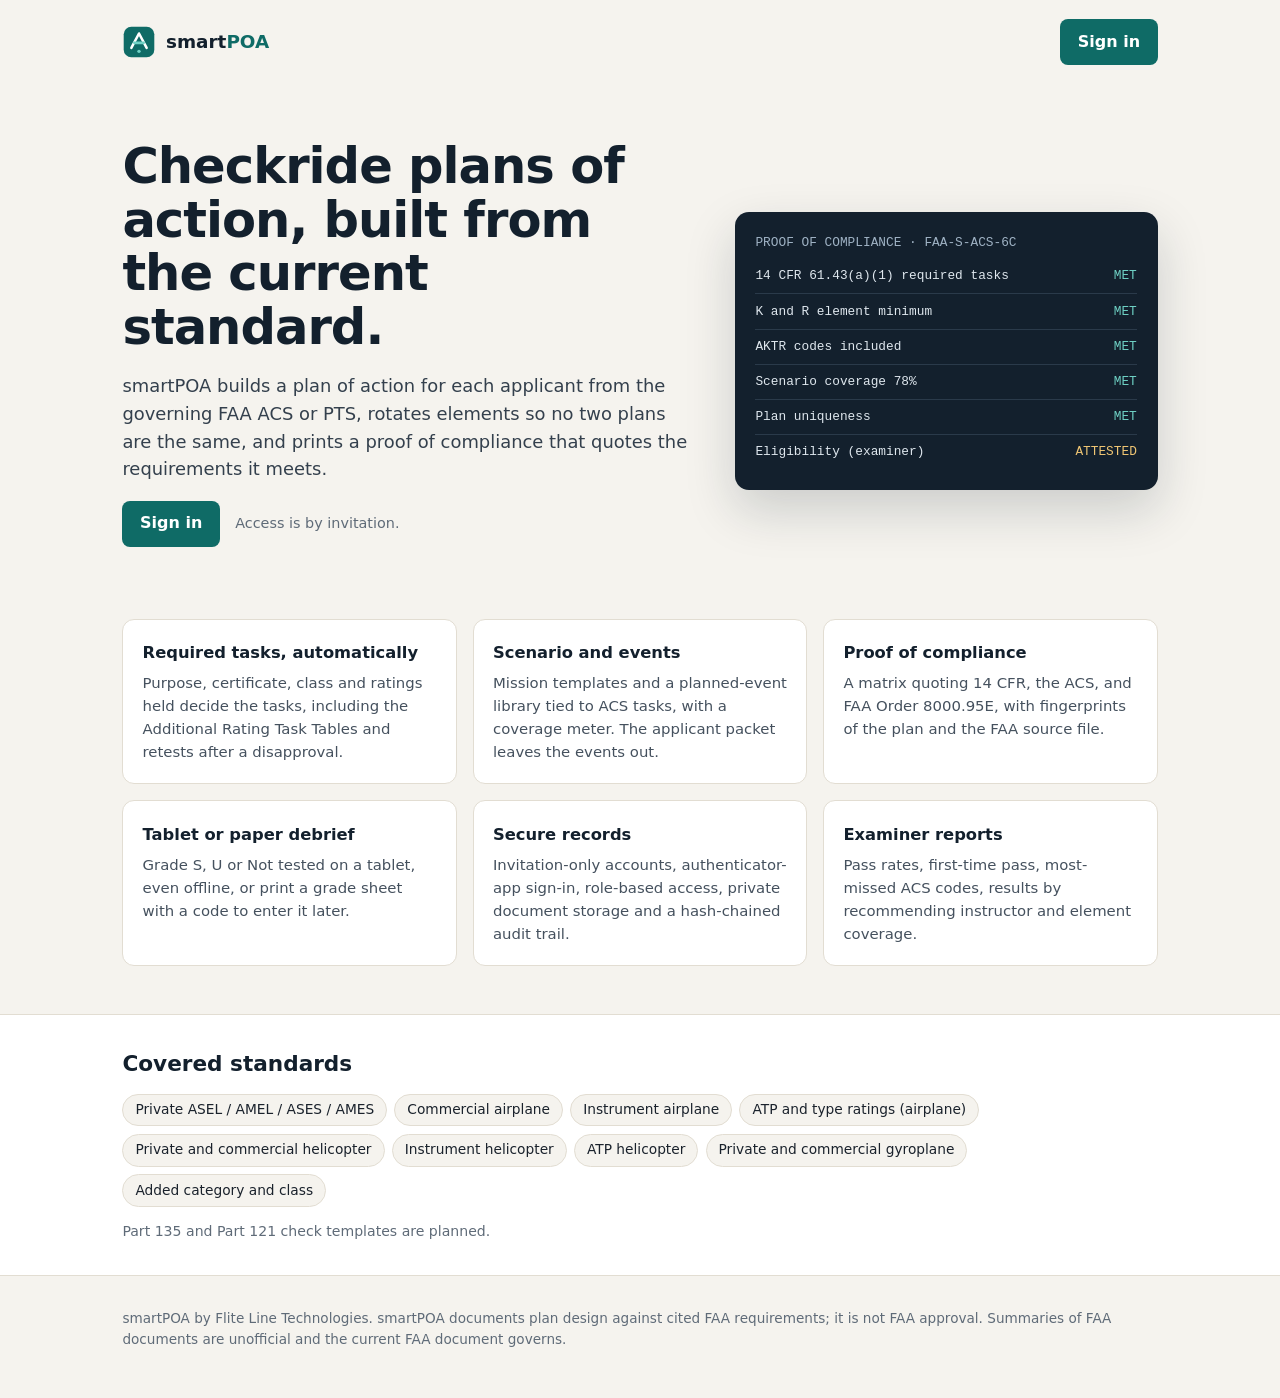
<file: docs/index.html>
<!doctype html>
<html lang="en">
<head>
<meta charset="utf-8">
<meta name="viewport" content="width=device-width, initial-scale=1">
<meta http-equiv="Content-Security-Policy" content="default-src 'self'; style-src 'self' 'unsafe-inline' https://fonts.googleapis.com; font-src https://fonts.gstatic.com; img-src 'self' data:; script-src 'none'">
<title>smartPOA — Checkride plans of action for examiners</title>
<meta name="description" content="smartPOA builds checkride plans of action from the current FAA ACS and PTS, with a proof of compliance, tablet debriefs and examiner reports.">
<link rel="icon" href="data:image/svg+xml,%3Csvg xmlns='http://www.w3.org/2000/svg' viewBox='0 0 40 40'%3E%3Crect x='2' y='2' width='36' height='36' rx='9' fill='%230f6b66'/%3E%3Cpath d='M11 27 L20 10 L29 27' fill='none' stroke='%23fff' stroke-width='3'/%3E%3C/svg%3E">
<link rel="preconnect" href="https://fonts.googleapis.com"><link rel="preconnect" href="https://fonts.gstatic.com" crossorigin>
<link href="https://fonts.googleapis.com/css2?family=IBM+Plex+Mono:wght@400;500&family=IBM+Plex+Sans:wght@400;500;600;700&display=swap" rel="stylesheet">
<style>
:root{--ink:#13202d;--paper:#f5f3ee;--accent:#0f6b66;--muted:#5f6b78;--line:#e2ddd2}
*{box-sizing:border-box}body{margin:0;font-family:'IBM Plex Sans',system-ui,sans-serif;background:var(--paper);color:#1a222c;line-height:1.55}
.wrap{max-width:1080px;margin:0 auto;padding:0 1.4rem}
header{display:flex;align-items:center;justify-content:space-between;padding:1.2rem 0}
.brand{display:flex;gap:.6rem;align-items:center;text-decoration:none;color:var(--ink);font-weight:700;font-size:1.15rem}.brand b{color:var(--accent)}
.btn{display:inline-block;background:var(--accent);color:#fff;text-decoration:none;padding:.65rem 1.1rem;border-radius:8px;font-weight:600}
.btn.ghost{background:transparent;color:var(--ink);border:1px solid var(--line)}
.hero{padding:3.5rem 0 2.5rem;display:grid;grid-template-columns:1.15fr .85fr;gap:2.5rem;align-items:center}
h1{font-size:clamp(2rem,4.4vw,3.1rem);line-height:1.08;margin:0 0 1rem;color:var(--ink);letter-spacing:-.02em}
.lead{font-size:1.12rem;color:#34404d;max-width:36rem}
.panel{background:var(--ink);color:#dfe7ee;border-radius:14px;padding:1.3rem;font-family:'IBM Plex Mono',monospace;font-size:.8rem;box-shadow:0 20px 50px rgba(19,32,45,.18)}
.panel .row{display:flex;justify-content:space-between;border-bottom:1px solid #2a3a4a;padding:.45rem 0}.panel .ok{color:#6fd1c5}.panel .w{color:#f0c674}
.grid{display:grid;grid-template-columns:repeat(3,1fr);gap:1rem;padding:1rem 0 3rem}
.card{background:#fff;border:1px solid var(--line);border-radius:12px;padding:1.2rem}.card h3{margin:.1rem 0 .4rem;color:var(--ink);font-size:1.02rem}.card p{margin:0;color:#45515e;font-size:.93rem}
.scope{background:#fff;border-top:1px solid var(--line);border-bottom:1px solid var(--line);padding:2rem 0}
.tags{display:flex;flex-wrap:wrap;gap:.45rem}.tags span{border:1px solid var(--line);border-radius:99px;padding:.3rem .75rem;font-size:.86rem;background:var(--paper)}
footer{padding:2rem 0 3rem;color:var(--muted);font-size:.85rem}
h2{color:var(--ink);font-size:1.35rem;margin:0 0 .8rem}
@media(max-width:820px){.hero{grid-template-columns:1fr;padding-top:1.5rem}.grid{grid-template-columns:1fr}}
</style>
</head>
<body>
<div class="wrap">
<header><a class="brand" href="./"><svg width="34" height="34" viewBox="0 0 40 40" aria-hidden="true"><rect x="2" y="2" width="36" height="36" rx="9" fill="#0f6b66"/><path d="M11 27 L20 10 L29 27" fill="none" stroke="#fff" stroke-width="3" stroke-linecap="round" stroke-linejoin="round"/><path d="M14.5 21 H25.5" stroke="#6fd1c5" stroke-width="3" stroke-linecap="round"/><circle cx="20" cy="31" r="2" fill="#6fd1c5"/></svg><span>smart<b>POA</b></span></a><a class="btn" href="app/">Sign in</a></header>
<section class="hero"><div><h1>Checkride plans of action, built from the current standard.</h1>
<p class="lead">smartPOA builds a plan of action for each applicant from the governing FAA ACS or PTS, rotates elements so no two plans are the same, and prints a proof of compliance that quotes the requirements it meets.</p>
<p><a class="btn" href="app/">Sign in</a> &nbsp; <span style="color:var(--muted);font-size:.9rem">Access is by invitation.</span></p></div>
<div class="panel" aria-label="Example compliance summary"><div style="color:#9fb2c4;margin-bottom:.4rem">PROOF OF COMPLIANCE · FAA-S-ACS-6C</div>
<div class="row"><span>14 CFR 61.43(a)(1) required tasks</span><span class="ok">MET</span></div>
<div class="row"><span>K and R element minimum</span><span class="ok">MET</span></div>
<div class="row"><span>AKTR codes included</span><span class="ok">MET</span></div>
<div class="row"><span>Scenario coverage 78%</span><span class="ok">MET</span></div>
<div class="row"><span>Plan uniqueness</span><span class="ok">MET</span></div>
<div class="row" style="border:0"><span>Eligibility (examiner)</span><span class="w">ATTESTED</span></div></div></section>
<section class="grid">
<div class="card"><h3>Required tasks, automatically</h3><p>Purpose, certificate, class and ratings held decide the tasks, including the Additional Rating Task Tables and retests after a disapproval.</p></div>
<div class="card"><h3>Scenario and events</h3><p>Mission templates and a planned-event library tied to ACS tasks, with a coverage meter. The applicant packet leaves the events out.</p></div>
<div class="card"><h3>Proof of compliance</h3><p>A matrix quoting 14 CFR, the ACS, and FAA Order 8000.95E, with fingerprints of the plan and the FAA source file.</p></div>
<div class="card"><h3>Tablet or paper debrief</h3><p>Grade S, U or Not tested on a tablet, even offline, or print a grade sheet with a code to enter it later.</p></div>
<div class="card"><h3>Secure records</h3><p>Invitation-only accounts, authenticator-app sign-in, role-based access, private document storage and a hash-chained audit trail.</p></div>
<div class="card"><h3>Examiner reports</h3><p>Pass rates, first-time pass, most-missed ACS codes, results by recommending instructor and element coverage.</p></div>
</section></div>
<section class="scope"><div class="wrap"><h2>Covered standards</h2><div class="tags"><span>Private ASEL / AMEL / ASES / AMES</span><span>Commercial airplane</span><span>Instrument airplane</span><span>ATP and type ratings (airplane)</span><span>Private and commercial helicopter</span><span>Instrument helicopter</span><span>ATP helicopter</span><span>Private and commercial gyroplane</span><span>Added category and class</span></div>
<p style="color:var(--muted);font-size:.88rem;margin:.9rem 0 0">Part 135 and Part 121 check templates are planned.</p></div></section>
<div class="wrap"><footer>smartPOA by Flite Line Technologies. smartPOA documents plan design against cited FAA requirements; it is not FAA approval. Summaries of FAA documents are unofficial and the current FAA document governs.</footer></div>
</body>
</html>
</file>
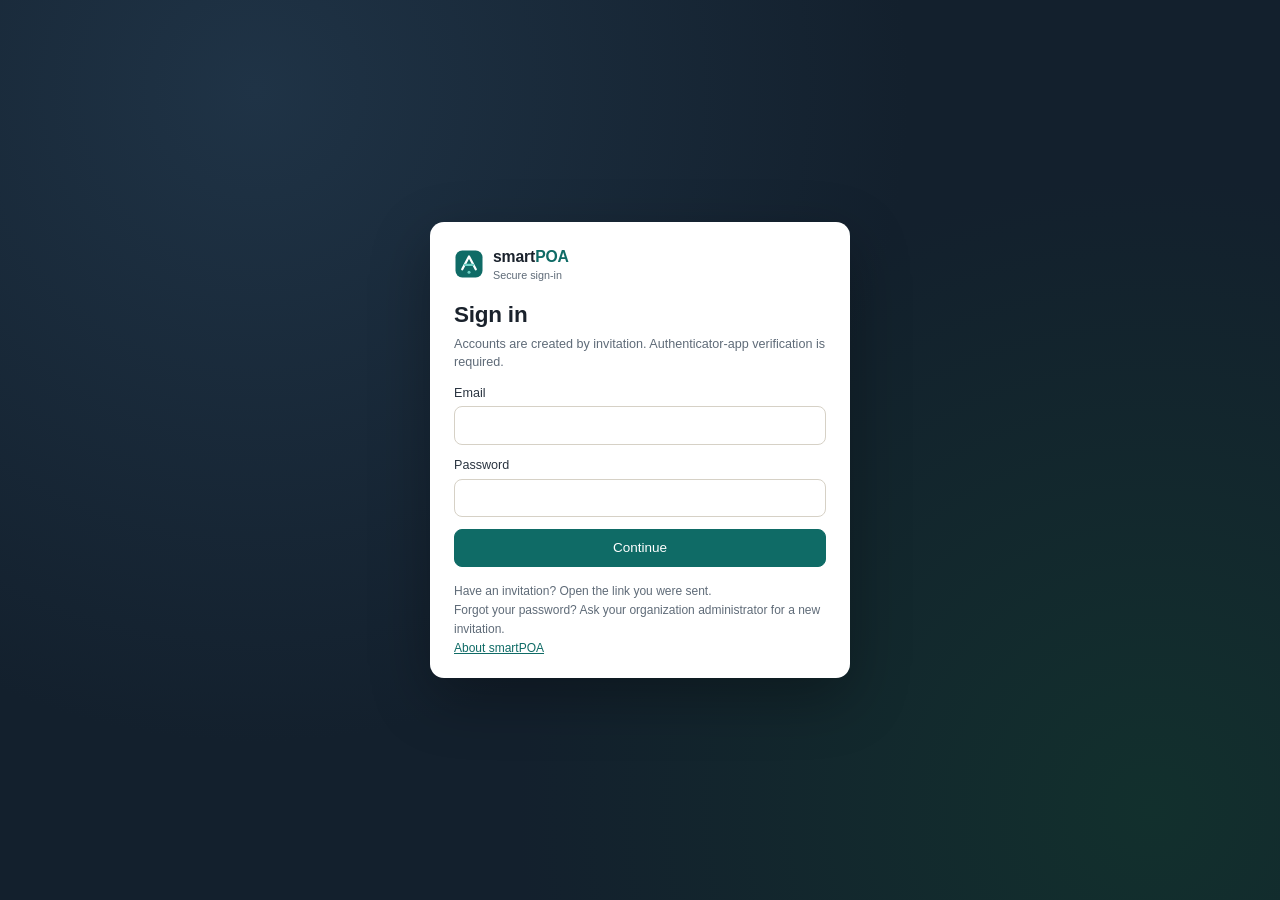
<file: docs/app/index.html>
<!doctype html>
<html lang="en">
<head>
<meta charset="utf-8">
<meta name="viewport" content="width=device-width, initial-scale=1">
<meta name="referrer" content="strict-origin-when-cross-origin">
<meta http-equiv="Content-Security-Policy" content="default-src 'self'; script-src 'self'; style-src 'self' 'unsafe-inline' https://fonts.googleapis.com; font-src https://fonts.gstatic.com; img-src 'self' data: blob:; connect-src 'self' https://wzxsqgpdrmesqukdlvui.supabase.co wss://wzxsqgpdrmesqukdlvui.supabase.co; base-uri 'self'; form-action 'self'">
<title>smartPOA</title>
<meta name="theme-color" content="#0f6b66">
<meta name="apple-mobile-web-app-capable" content="yes">
<meta name="mobile-web-app-capable" content="yes">
<meta name="apple-mobile-web-app-title" content="smartPOA">
<meta name="apple-mobile-web-app-status-bar-style" content="default">
<link rel="manifest" href="manifest.webmanifest">
<link rel="apple-touch-icon" href="icons/apple-touch-icon.png">
<link rel="icon" href="data:image/svg+xml,%3Csvg xmlns='http://www.w3.org/2000/svg' viewBox='0 0 40 40'%3E%3Crect x='2' y='2' width='36' height='36' rx='9' fill='%230f6b66'/%3E%3Cpath d='M11 27 L20 10 L29 27' fill='none' stroke='%23fff' stroke-width='3'/%3E%3C/svg%3E">
<link rel="preconnect" href="https://fonts.googleapis.com">
<link rel="preconnect" href="https://fonts.gstatic.com" crossorigin>
<link href="https://fonts.googleapis.com/css2?family=IBM+Plex+Mono:wght@400;500&family=IBM+Plex+Sans:wght@400;500;600;700&display=swap" rel="stylesheet">
<link rel="stylesheet" href="app.css?v=0.2.13">
</head>
<body>
<div id="app"><div class="loading" style="padding:3rem;text-align:center">Loading smartPOA…</div></div>
<noscript>smartPOA requires JavaScript.</noscript>
<script src="supabase.js"></script>
<script src="../assets/config.js?v=0.2.13"></script>
<script src="qrcode.js"></script>
<script src="engine.js?v=0.2.13"></script>
<script src="app.js?v=0.2.13"></script>
<script src="views.js?v=0.2.13"></script>
<script src="checkrides.js?v=0.2.13"></script>
<script src="datareview.js?v=0.2.13"></script>
<script src="feedback.js?v=0.2.13"></script>
<script src="print.js?v=0.2.13"></script>
<script src="update.js?v=0.2.13"></script>
</body>
</html>
</file>
<file: docs/app/app.css>
:root {
  --ink: #13202d; --ink-2: #1b2b3c; --ink-3: #26394d; --ink-text: #c9d4e0; --ink-muted: #8c9cad;
  --bg: #f5f3ee; --card: #ffffff; --line: #e3dfd6; --line-2: #efece5;
  --text: #1a222c; --muted: #5f6b78; --accent: #0f6b66; --accent-2: #0b5551; --accent-bg: #e3f1ef;
  --ok: #1e7a4c; --ok-bg: #e4f3ea; --warn: #93600a; --warn-bg: #fbf0d9; --bad: #b0283a; --bad-bg: #fae6e8; --info: #2b5c8a; --info-bg: #e6eef7;
  --r: 10px; --shadow: 0 1px 2px rgba(19,32,45,.05), 0 2px 10px rgba(19,32,45,.04);
  --sans: "IBM Plex Sans", -apple-system, BlinkMacSystemFont, "Segoe UI", Roboto, Arial, sans-serif;
  --mono: "IBM Plex Mono", ui-monospace, SFMono-Regular, Menlo, Consolas, monospace;
  font-family: var(--sans); color: var(--text); background: var(--bg); font-size: 15px; line-height: 1.45;
}
* { box-sizing: border-box; }
body { margin: 0; -webkit-font-smoothing: antialiased; }
a { color: var(--accent); }
h1 { font-size: 1.5rem; margin: 0 0 .2rem; letter-spacing: -.01em; font-weight: 600; }
h2 { font-size: 1.02rem; margin: 0 0 .7rem; font-weight: 600; }
h3 { font-size: .95rem; margin: 1.2rem 0 .4rem; font-weight: 600; }
code, .mono { font-family: var(--mono); font-size: .86em; }
.layout { display: flex; min-height: 100vh; }
.sidebar { width: 240px; flex: 0 0 240px; background: var(--ink); color: var(--ink-text); display: flex; flex-direction: column; position: sticky; top: 0; height: 100vh; overflow-y: auto; z-index: 30; }
.brand { display: flex; gap: .6rem; align-items: center; padding: 1.1rem 1rem .9rem; text-decoration: none; }
.brand svg { width: 30px; height: 30px; flex: none; }
.brand-name { font-weight: 600; color: #fff; font-size: 1.05rem; letter-spacing: -.01em; }
.brand-name b { color: #6fd1c5; font-weight: 700; }
.brand-sub { font-size: .72rem; color: var(--ink-muted); line-height: 1.25; }
.org-switch { margin: 0 .8rem .6rem; font-size: .7rem; color: var(--ink-muted); text-transform: uppercase; letter-spacing: .06em; display: block; }
.org-switch select { margin-top: .3rem; width: 100%; background: var(--ink-2); color: #fff; border: 1px solid var(--ink-3); border-radius: 8px; padding: .45rem; font-size: .85rem; text-transform: none; letter-spacing: 0; }
.nav { display: flex; flex-direction: column; padding: .3rem .5rem; gap: 2px; }
.nav-sec { font-size: .68rem; color: var(--ink-muted); text-transform: uppercase; letter-spacing: .08em; padding: .8rem .65rem .25rem; }
.nav-item { display: flex; align-items: center; gap: .6rem; color: var(--ink-text); text-decoration: none; padding: .5rem .65rem; border-radius: 7px; font-size: .9rem; }
.nav-item svg { width: 17px; height: 17px; flex: none; stroke: currentColor; fill: none; stroke-width: 1.8; opacity: .9; }
.nav-item:hover { background: var(--ink-2); color: #fff; }
.nav-item.active { background: var(--ink-3); color: #fff; box-shadow: inset 3px 0 0 #6fd1c5; }
.side-foot { margin-top: auto; padding: 1rem; font-size: .75rem; color: var(--ink-muted); border-top: 1px solid var(--ink-2); }
.side-foot a { color: var(--ink-text); }
.main { flex: 1; min-width: 0; display: flex; flex-direction: column; }
.topbar { display: flex; align-items: center; gap: .8rem; padding: .55rem 1.5rem; background: #fff; border-bottom: 1px solid var(--line); position: sticky; top: 0; z-index: 20; min-height: 48px; }
.topbar .who { margin-left: auto; font-size: .82rem; color: var(--muted); }
.fb-btn { display: inline-flex; align-items: center; gap: .35rem; }
.fb-btn svg { width: 16px; height: 16px; }
.fb-item { border-top: 1px solid var(--line); padding: .8rem 0; }
.fb-item:first-child { border-top: 0; }
.fb-msg { white-space: pre-wrap; font-size: .9rem; margin: .3rem 0; }
.fb-reply { background: var(--info-bg); border-radius: 8px; padding: .55rem .7rem; font-size: .86rem; white-space: pre-wrap; margin-top: .4rem; }
.menu-btn { display: none; background: none; border: 1px solid var(--line); border-radius: 8px; padding: .35rem .55rem; cursor: pointer; }
.content { padding: 1.4rem 1.5rem 3rem; max-width: 1240px; width: 100%; }
.page-head { display: flex; justify-content: space-between; align-items: flex-start; gap: 1rem; margin-bottom: 1.1rem; flex-wrap: wrap; }
.sub { color: var(--muted); margin: .15rem 0 0; max-width: 780px; }
.card { background: var(--card); border: 1px solid var(--line); border-radius: var(--r); padding: 1.05rem 1.15rem; box-shadow: var(--shadow); margin-bottom: 1rem; }
.card.flush { padding: 0; overflow: hidden; }
.card-head { display: flex; justify-content: space-between; align-items: center; gap: .6rem; margin-bottom: .6rem; flex-wrap: wrap; }
.card-head h2 { margin: 0; }
.grid2 { display: grid; grid-template-columns: 1fr 1fr; gap: 1rem; margin-bottom: 1rem; }
.grid2 > .card { margin-bottom: 0; }
.grid3 { display: grid; grid-template-columns: repeat(3, 1fr); gap: .8rem; }
.kpis { display: grid; grid-template-columns: repeat(auto-fit, minmax(160px, 1fr)); gap: .8rem; margin-bottom: 1rem; }
.kpi { background: #fff; border: 1px solid var(--line); border-radius: var(--r); padding: .8rem 1rem; box-shadow: var(--shadow); }
.kpi-label { font-size: .74rem; color: var(--muted); text-transform: uppercase; letter-spacing: .05em; }
.kpi-value { font-size: 1.55rem; font-weight: 600; margin-top: .1rem; font-variant-numeric: tabular-nums; }
.kpi-note { font-size: .78rem; color: var(--muted); }
.btn { display: inline-flex; align-items: center; justify-content: center; gap: .4rem; background: var(--accent); color: #fff; border: 1px solid var(--accent); border-radius: 8px; padding: .55rem .95rem; font: inherit; font-size: .9rem; font-weight: 500; cursor: pointer; text-decoration: none; white-space: nowrap; min-height: 38px; }
.btn:hover { background: var(--accent-2); }
.btn:disabled { opacity: .55; cursor: default; }
.btn.ghost { background: #fff; color: var(--text); border-color: var(--line); }
.btn.ghost:hover { background: var(--line-2); }
.btn.danger { background: #fff; color: var(--bad); border-color: #e9bcc3; }
.btn.sm { padding: .32rem .6rem; font-size: .8rem; min-height: 30px; }
.btn-row { display: flex; gap: .5rem; flex-wrap: wrap; align-items: center; }
label { display: block; font-size: .84rem; font-weight: 500; margin-bottom: .75rem; color: #2a3440; }
input, select, textarea { display: block; width: 100%; margin-top: .3rem; padding: .55rem .65rem; border: 1px solid #d6d1c6; border-radius: 8px; font: inherit; font-size: .92rem; background: #fff; color: var(--text); }
textarea { min-height: 90px; resize: vertical; }
input:focus, select:focus, textarea:focus { outline: 2px solid rgba(15,107,102,.25); border-color: var(--accent); }
input[type=checkbox], input[type=radio] { display: inline-block; width: auto; margin: 0 .4rem 0 0; vertical-align: middle; }
.check { display: flex; align-items: flex-start; gap: .45rem; font-weight: 400; margin-bottom: .5rem; }
.check input { margin-top: .2rem; }
.form-grid { display: grid; grid-template-columns: repeat(2, minmax(0, 1fr)); gap: 0 1rem; }
.form-grid .full { grid-column: 1 / -1; }
.form-grid3 { display: grid; grid-template-columns: repeat(3, minmax(0, 1fr)); gap: 0 1rem; }
.muted { color: var(--muted); } .sm { font-size: .84rem; } .xs { font-size: .76rem; } .strong { font-weight: 600; }
.pill { display: inline-block; font-size: .72rem; font-weight: 600; padding: .14rem .5rem; border-radius: 99px; background: var(--line-2); color: var(--muted); white-space: nowrap; }
.pill.ok { background: var(--ok-bg); color: var(--ok); } .pill.warn { background: var(--warn-bg); color: var(--warn); } .pill.bad { background: var(--bad-bg); color: var(--bad); } .pill.info { background: var(--info-bg); color: var(--info); } .pill.accent { background: var(--accent-bg); color: var(--accent); }
table.t { width: 100%; border-collapse: collapse; font-size: .88rem; }
table.t th { text-align: left; font-size: .74rem; text-transform: uppercase; letter-spacing: .05em; color: var(--muted); font-weight: 600; padding: .55rem .7rem; border-bottom: 1px solid var(--line); background: #faf9f6; }
table.t td { padding: .6rem .7rem; border-bottom: 1px solid var(--line-2); vertical-align: top; }
table.t tr:last-child td { border-bottom: 0; }
table.t tr.click { cursor: pointer; } table.t tr.click:hover td { background: #faf9f6; }
.table-wrap { overflow-x: auto; }
.empty { text-align: center; padding: 2.2rem 1rem; color: var(--muted); }
.empty .strong { color: var(--text); display: block; margin-bottom: .3rem; }
.banner { border-radius: 8px; padding: .7rem .9rem; font-size: .88rem; margin-bottom: 1rem; border: 1px solid; }
.banner.ok { background: var(--ok-bg); border-color: #bfe0cc; color: #174d33; }
.banner.warn { background: var(--warn-bg); border-color: #efd7a6; color: #5f3f06; }
.banner.bad { background: var(--bad-bg); border-color: #f0c2c8; color: #7a1a27; }
.kpi-btn { font: inherit; color: inherit; text-align: left; width: 100%; cursor: pointer; }
.kpi-btn:hover, .kpi-btn.on { border-color: var(--accent); }
.kpi-btn.on { box-shadow: inset 0 0 0 1px var(--accent); }
.banner.info { background: var(--info-bg); border-color: #c8d9eb; color: #1f4466; }
.err { background: var(--bad-bg); color: var(--bad); border-radius: 8px; padding: .6rem .8rem; font-size: .86rem; margin-bottom: .8rem; }
.okmsg { background: var(--ok-bg); color: var(--ok); border-radius: 8px; padding: .6rem .8rem; font-size: .86rem; margin-bottom: .8rem; }
.toast { position: fixed; bottom: 1.2rem; left: 50%; transform: translateX(-50%); background: var(--ink); color: #fff; padding: .65rem 1rem; border-radius: 8px; font-size: .88rem; z-index: 100; box-shadow: 0 6px 24px rgba(0,0,0,.2); max-width: 90vw; }
.toast.bad { background: var(--bad); }
.loading { padding: 2rem; color: var(--muted); }
.skel { background: linear-gradient(90deg, #eeebe4 25%, #f6f4ef 50%, #eeebe4 75%); background-size: 200% 100%; animation: sk 1.2s infinite; border-radius: 6px; height: 14px; margin: .5rem 0; }
@keyframes sk { to { background-position: -200% 0; } }

/* auth */
.auth { min-height: 100vh; display: flex; align-items: center; justify-content: center; padding: 1.5rem; background: var(--ink); background-image: radial-gradient(circle at 20% 10%, #1f3346 0, transparent 50%), radial-gradient(circle at 90% 90%, #12302d 0, transparent 45%); }
.auth-card { background: #fff; border-radius: 14px; padding: 1.6rem 1.6rem 1.3rem; width: 100%; max-width: 420px; box-shadow: 0 20px 60px rgba(0,0,0,.3); }
.auth-card .brand { padding: 0 0 1.1rem; }
.auth-card .brand-name { color: var(--text); }
.auth-card .brand-name b { color: var(--accent); }
.auth-card .brand-sub { color: var(--muted); }
.auth-foot { margin-top: 1rem; font-size: .8rem; color: var(--muted); line-height: 1.6; }
.qr { text-align: center; margin: .6rem 0; } .qr img { width: 180px; height: 180px; }
.secret { font-family: var(--mono); background: var(--line-2); padding: .5rem; border-radius: 6px; word-break: break-all; font-size: .82rem; }
.code-input { font-family: var(--mono); font-size: 1.3rem; letter-spacing: .3em; text-align: center; }
.linkbox { display: flex; gap: .4rem; margin-top: .5rem; } .linkbox input { margin: 0; font-family: var(--mono); font-size: .78rem; }

/* builder */
.steps { display: flex; gap: .3rem; flex-wrap: wrap; margin-bottom: 1rem; border-bottom: 1px solid var(--line); }
.step { background: none; border: 0; border-bottom: 2px solid transparent; padding: .6rem .8rem; font: inherit; font-size: .88rem; color: var(--muted); cursor: pointer; display: flex; align-items: center; gap: .4rem; margin-bottom: -1px; }
.step .n { display: inline-flex; width: 20px; height: 20px; border-radius: 50%; background: var(--line-2); color: var(--muted); font-size: .72rem; align-items: center; justify-content: center; font-weight: 600; }
.step.active { color: var(--text); border-bottom-color: var(--accent); font-weight: 600; }
.step.active .n { background: var(--accent); color: #fff; }
.step.done .n { background: var(--ok-bg); color: var(--ok); }
.area { border: 1px solid var(--line); border-radius: var(--r); margin-bottom: .7rem; background: #fff; overflow: hidden; }
.area-head { display: flex; align-items: center; gap: .6rem; padding: .65rem .9rem; background: #faf9f6; cursor: pointer; user-select: none; }
.area-head .roman { font-family: var(--mono); font-weight: 600; color: var(--accent); min-width: 2.4rem; }
.area-head .title { font-weight: 600; flex: 1; }
.task { border-top: 1px solid var(--line-2); padding: .65rem .9rem; }
.task-row { display: flex; align-items: flex-start; gap: .6rem; }
.task-row .tl { font-family: var(--mono); font-size: .82rem; color: var(--muted); min-width: 3.2rem; padding-top: .1rem; }
.task-row .tt { flex: 1; }
.task.excluded .tt { color: var(--muted); }
.els { margin: .5rem 0 0 3.8rem; display: grid; gap: .25rem; }
.el { display: flex; gap: .45rem; align-items: flex-start; font-size: .84rem; }
.el .code { font-family: var(--mono); font-size: .76rem; color: var(--muted); min-width: 7.6rem; padding-top: .12rem; }
.el .why { font-size: .72rem; color: var(--accent); white-space: nowrap; }
.el.t-K .code { color: #2b5c8a; } .el.t-R .code { color: #93600a; } .el.t-S .code { color: #1e7a4c; }
.seg { display: inline-flex; border: 1px solid var(--line); border-radius: 8px; overflow: hidden; }
.seg button { background: #fff; border: 0; border-right: 1px solid var(--line); padding: .3rem .55rem; font: inherit; font-size: .76rem; cursor: pointer; color: var(--muted); }
.seg button:last-child { border-right: 0; }
.seg button.on { background: var(--accent); color: #fff; }
.trig { border: 1px solid var(--line); border-radius: 8px; padding: .6rem .75rem; margin-bottom: .5rem; background: #fff; }
.trig.on { border-color: var(--accent); background: var(--accent-bg); }
.trig-head { display: flex; align-items: center; gap: .5rem; }
.trig-head .phase { font-size: .7rem; text-transform: uppercase; letter-spacing: .05em; color: var(--muted); min-width: 5.5rem; }
.meter { height: 8px; border-radius: 99px; background: var(--line-2); overflow: hidden; }
.meter > i { display: block; height: 100%; background: var(--accent); }
.comp-row { display: grid; grid-template-columns: 90px 1fr; gap: .8rem; padding: .7rem 0; border-bottom: 1px solid var(--line-2); }
.comp-row:last-child { border-bottom: 0; }
.quote { font-size: .82rem; color: #3b4652; border-left: 3px solid var(--line); padding: .15rem 0 .15rem .6rem; margin: .3rem 0; }
.sticky-actions { position: sticky; bottom: 0; background: rgba(245,243,238,.96); backdrop-filter: blur(4px); border-top: 1px solid var(--line); padding: .7rem 0; margin-top: 1rem; z-index: 5; }

/* debrief (tablet) */
.db-task { background: #fff; border: 1px solid var(--line); border-radius: var(--r); padding: .8rem .9rem; margin-bottom: .6rem; }
.db-task.g-S { border-left: 5px solid var(--ok); } .db-task.g-U { border-left: 5px solid var(--bad); } .db-task.g-NT { border-left: 5px solid #b9b3a6; }
.grade { display: inline-flex; gap: .35rem; }
.grade button { min-width: 64px; min-height: 46px; border-radius: 9px; border: 1px solid var(--line); background: #fff; font: inherit; font-weight: 600; font-size: .95rem; cursor: pointer; }
.grade button.on.S { background: var(--ok); color: #fff; border-color: var(--ok); }
.grade button.on.U { background: var(--bad); color: #fff; border-color: var(--bad); }
.grade button.on.NT { background: #6b6558; color: #fff; border-color: #6b6558; }
.chips { display: flex; flex-wrap: wrap; gap: .3rem; margin-top: .45rem; }
.chip { font-family: var(--mono); font-size: .74rem; border: 1px solid var(--line); background: #fff; border-radius: 99px; padding: .25rem .55rem; cursor: pointer; }
.chip.on { background: var(--bad-bg); border-color: var(--bad); color: var(--bad); }
.timer { font-family: var(--mono); font-size: 1.1rem; font-variant-numeric: tabular-nums; }

/* reports */
.bars { display: grid; gap: .4rem; }
.bar { display: grid; grid-template-columns: minmax(120px, 34%) 1fr 56px; gap: .6rem; align-items: center; font-size: .84rem; }
.bar .track { height: 12px; background: var(--line-2); border-radius: 4px; overflow: hidden; display: flex; }
.bar .track i { display: block; height: 100%; }
.bar .num { text-align: right; font-variant-numeric: tabular-nums; color: var(--muted); }
.legend { display: flex; gap: .9rem; font-size: .78rem; color: var(--muted); margin-bottom: .6rem; flex-wrap: wrap; }
.legend span::before { content: ''; display: inline-block; width: 10px; height: 10px; border-radius: 2px; margin-right: .35rem; vertical-align: -1px; background: var(--c); }
.cols { display: flex; align-items: flex-end; gap: 6px; height: 150px; border-bottom: 1px solid var(--line); padding-top: .5rem; }
.cols .col { flex: 1; display: flex; flex-direction: column-reverse; min-width: 10px; }
.cols .col i { display: block; }
.cols-x { display: flex; gap: 6px; font-size: .7rem; color: var(--muted); margin-top: .3rem; } .cols-x span { flex: 1; text-align: center; min-width: 10px; overflow: hidden; }
.heat { display: grid; gap: 3px; }
.heat .cell { height: 22px; border-radius: 3px; font-size: .68rem; display: flex; align-items: center; justify-content: center; font-family: var(--mono); }

/* modal */
.modal-bg { position: fixed; inset: 0; background: rgba(19,32,45,.45); z-index: 80; display: flex; align-items: flex-start; justify-content: center; padding: 5vh 1rem; overflow-y: auto; }
.modal { background: #fff; border-radius: 12px; width: 100%; max-width: 620px; padding: 1.2rem 1.3rem; box-shadow: 0 20px 60px rgba(0,0,0,.25); }
.modal h2 { font-size: 1.1rem; }

@media (max-width: 900px) {
  .sidebar { position: fixed; left: 0; top: 0; transform: translateX(-100%); transition: transform .2s; box-shadow: 0 0 40px rgba(0,0,0,.3); }
  .sidebar.open { transform: none; }
  .menu-btn { display: inline-flex; }
  .content { padding: 1rem 1rem 3rem; }
  .grid2, .grid3 { grid-template-columns: 1fr; }
  .form-grid, .form-grid3 { grid-template-columns: 1fr; }
  .els { margin-left: 0; }
  .el .code { min-width: 6.4rem; }
  .comp-row { grid-template-columns: 1fr; gap: .3rem; }
  .bar { grid-template-columns: 1fr 1fr 44px; }
  .topbar { padding: .55rem 1rem; }
}

/* print */
.print-only { display: none; }
.doc { background: #fff; max-width: 8.5in; margin: 0 auto 2rem; padding: .6in .65in; box-shadow: var(--shadow); border: 1px solid var(--line); color: #111; font-size: 10.5pt; line-height: 1.38; }
.doc h1 { font-size: 16pt; margin: 0; }
.doc h2 { font-size: 11.5pt; margin: 1.1em 0 .4em; border-bottom: 1.5px solid #111; padding-bottom: .15em; text-transform: uppercase; letter-spacing: .04em; }
.doc h3 { font-size: 10.5pt; margin: .9em 0 .3em; }
.doc .doc-head { display: flex; justify-content: space-between; gap: 1rem; border-bottom: 3px solid #111; padding-bottom: .5em; margin-bottom: .7em; align-items: flex-end; }
.doc .meta { display: grid; grid-template-columns: repeat(3, 1fr); gap: .25em 1em; font-size: 9.5pt; margin: .5em 0; }
.doc .meta div b { display: block; font-size: 7.5pt; text-transform: uppercase; letter-spacing: .05em; color: #555; font-weight: 600; }
.doc table { width: 100%; border-collapse: collapse; font-size: 9pt; margin: .3em 0 .6em; }
.doc th, .doc td { border: 1px solid #999; padding: .3em .4em; text-align: left; vertical-align: top; }
.doc th { background: #eee; font-size: 8pt; text-transform: uppercase; letter-spacing: .03em; }
.doc .box { display: inline-block; width: 13px; height: 13px; border: 1.3px solid #111; vertical-align: -2px; margin-right: 3px; }
.doc .foot { margin-top: 1.4em; border-top: 1px solid #999; padding-top: .4em; font-size: 8pt; color: #444; }
.doc .sig { display: grid; grid-template-columns: 1fr 1fr; gap: 2em; margin-top: 1.8em; }
.doc .sig div { border-top: 1px solid #111; padding-top: .2em; font-size: 8.5pt; }
.doc .st-met { font-weight: 700; color: #145c37; } .doc .st-gap { font-weight: 700; color: #a11c2d; } .doc .st-review { font-weight: 700; color: #7a4f07; } .doc .st-attested { font-weight: 700; color: #234f7a; }
.doc .lines { border-bottom: 1px solid #999; height: 1.5em; }
.doc .avoid { break-inside: avoid; }
.print-bar { max-width: 8.5in; margin: 0 auto 1rem; display: flex; gap: .5rem; flex-wrap: wrap; align-items: center; }
@media print {
  @page { size: letter; margin: .5in; }
  body { background: #fff; }
  .sidebar, .topbar, .print-bar, .no-print, .toast { display: none !important; }
  .content { padding: 0; max-width: none; }
  .doc { box-shadow: none; border: 0; padding: 0; margin: 0; max-width: none; }
  .doc .pb { break-before: page; }
  .print-only { display: block; }
}

/* debrief + report additions */
.grade button.g-S.on { background: var(--ok); color: #fff; border-color: var(--ok); }
.grade button.g-U.on { background: var(--bad); color: #fff; border-color: var(--bad); }
.grade button.g-NT.on { background: #6b6558; color: #fff; border-color: #6b6558; }
.grade button:disabled { cursor: default; opacity: .85; }
.cols .col { flex-direction: column; align-items: center; gap: .25rem; }
.cols { height: auto; }
.stack { width: 100%; max-width: 34px; display: flex; flex-direction: column-reverse; background: #f1efe9; border-radius: 4px 4px 0 0; overflow: hidden; }
.stack i { display: block; width: 100%; }
.o-pass { background: var(--ok); } .o-fail { background: var(--bad); } .o-discontinued { background: var(--warn); }
.legend i { display: inline-block; width: 10px; height: 10px; border-radius: 2px; margin: 0 .2rem 0 .5rem; vertical-align: -1px; }
.legend i:first-child { margin-left: 0; }
.heat-row { display: grid; grid-template-columns: 6.5rem 1fr; gap: .5rem; align-items: center; }
.heat-row .cells { display: flex; flex-wrap: wrap; gap: 2px; }
.heat-row .cells i { width: 14px; height: 14px; border-radius: 2px; display: block; }
.heat-row i.t-K, .legend i.t-K { background: var(--info); } .heat-row i.t-R, .legend i.t-R { background: var(--warn); }
.bar > div { background: #f1efe9; border-radius: 3px; height: 12px; overflow: hidden; }
.bar > div i { display: block; height: 100%; background: var(--accent); }
.db-task .note { font-size: .85rem; }
.timer { display: inline-flex; align-items: center; gap: .4rem; border: 1px solid var(--line); border-radius: 9px; padding: .3rem .6rem; background: #fff; }
@media (max-width: 640px) {
  .db-task .task-row { flex-wrap: wrap; }
  .db-task .grade { width: 100%; }
  .db-task .grade button { flex: 1; min-width: 0; }
  .topbar .who { display: none; }
  .fb-btn { margin-left: auto; }
  .task-row { flex-wrap: wrap; }
  .task-row .seg { margin-left: 2.4rem; }
}
.nav-badge { margin-left: auto; background: var(--warn, #b7791f); color: #fff; font-size: .7rem; font-weight: 700; border-radius: 999px; padding: .05rem .45rem; min-width: 1.3rem; text-align: center; }
.flag-row { display: grid; grid-template-columns: auto 1fr auto; gap: .6rem .9rem; align-items: start; padding: .75rem 0; border-top: 1px solid var(--line, #e3e6ea); }
.flag-row:first-of-type { border-top: 0; }
.flag-row .detail { white-space: pre-line; }
.flag-row .acts { display: flex; gap: .35rem; flex-wrap: wrap; justify-content: flex-end; }
@media (max-width: 640px) { .flag-row { grid-template-columns: 1fr; } .flag-row .acts { justify-content: flex-start; } }
a.kpi-btn { text-decoration: none; color: inherit; display: block; }
#fbList [data-fb] + [data-fb] { border-top: 1px solid var(--line); }
#fbList [data-fb] { padding-bottom: .6rem; }
.upd-bar { position: fixed; left: 50%; bottom: 1rem; transform: translateX(-50%); z-index: 60; display: flex; align-items: center; gap: .6rem; flex-wrap: wrap; justify-content: center; background: #10202f; color: #fff; padding: .6rem .8rem .6rem 1rem; border-radius: 10px; box-shadow: 0 8px 24px rgba(0,0,0,.25); font-size: .86rem; max-width: calc(100vw - 2rem); }
.upd-bar .btn.ghost { color: #fff; border-color: rgba(255,255,255,.35); background: transparent; }
.wn-rel { border-top: 1px solid var(--line); padding: .7rem 0; }
.wn-rel:first-of-type { border-top: 0; }
.wn-head { display: flex; justify-content: space-between; gap: .6rem; flex-wrap: wrap; align-items: baseline; }
.wn-rel ul { margin: .4rem 0 0; padding-left: 1.1rem; font-size: .88rem; }
.wn-rel li { margin: .25rem 0; }
.el.el-na { opacity: .6; }
.el.el-na .pill { white-space: nowrap; }
.db-more { margin-top: .5rem; border-top: 1px dashed var(--line); padding-top: .4rem; }
.db-more > summary { cursor: pointer; font-size: .82rem; color: var(--accent, #1f4e79); font-weight: 600; padding: .3rem 0; list-style: none; }
.db-more > summary::-webkit-details-marker { display: none; }
.db-more > summary::before { content: '\25B8'; display: inline-block; margin-right: .4rem; transition: transform .15s; }
.db-more[open] > summary::before { transform: rotate(90deg); }
.db-detail { padding: .3rem 0 .2rem; }
.db-sec { margin-bottom: .6rem; }
.db-detail blockquote { margin: .25rem 0; padding: .35rem .6rem; border-left: 3px solid var(--line); background: rgba(0,0,0,.025); }
.db-els, .db-qs { margin: .3rem 0 0; padding-left: 1.1rem; }
.db-els li, .db-qs li { margin-bottom: .3rem; line-height: 1.4; }
@media print { .db-more { display: none; } }
.db-time { display: flex; flex-wrap: wrap; gap: .5rem; margin: .4rem 0 .7rem; }
.db-time .timer b { font-size: 1.15rem; min-width: 5.6rem; }
.db-time .timer .rec { width: .55rem; height: .55rem; border-radius: 50%; background: #c9c3b6; display: inline-block; }
.db-time .timer.running { border-color: var(--bad); background: var(--bad-bg); }
.db-time .timer.running .rec { background: var(--bad); animation: recpulse 1s ease-in-out infinite; }
.db-time .timer .run-lbl { color: var(--muted); min-width: 3.4rem; }
.db-time .timer.running .run-lbl { color: var(--bad); font-weight: 600; }
@keyframes recpulse { 0%, 100% { opacity: 1; } 50% { opacity: .25; } }
@media (prefers-reduced-motion: reduce) { .db-time .timer.running .rec { animation: none; } }
.form-grid4 { display: grid; grid-template-columns: repeat(4, minmax(0, 1fr)); gap: 0 1rem; }
@media (max-width: 640px) { .form-grid4 { grid-template-columns: 1fr 1fr; } .db-time .timer { width: 100%; } .db-time .timer .btn { margin-left: auto; } }
input.bad { border-color: var(--bad); background: var(--bad-bg); }
.kt-row{border:1px solid var(--border,#d9dee5);border-radius:8px;padding:.6rem .7rem .4rem;margin:0 0 .6rem}
.kt-view{padding:.55rem 0;border-bottom:1px solid var(--border,#e3e7ec)}.kt-view:last-child{border-bottom:0}
.ts-area{border-top:1px solid var(--border,#e3e7ec);padding:.45rem 0}.ts-area>summary{cursor:pointer;padding:.15rem 0}
.ts-task{margin:.55rem 0 .7rem .2rem;padding-left:.6rem;border-left:3px solid var(--border,#d9dee5)}
.ts-sub{display:flex;gap:.5rem;align-items:flex-end;margin-left:1rem}.ts-sub label{flex:1}
@media (max-width:640px){.ts-sub{flex-direction:column;align-items:stretch;margin-left:.4rem}}

/* v0.2.7 per-element questions and appendix requirements */
.q-slot { padding: .45rem 0; border-top: 1px dashed var(--line, #ddd); }
.q-slot:first-child { border-top: 0; }
.q-slot textarea { width: 100%; min-height: 3.2rem; margin-top: .25rem; }
.q-fu { margin-left: 1.1rem; padding-left: .6rem; border-left: 2px solid var(--accent, #2a6); }
.q-task td { background: var(--line-2); }
.q-table td { vertical-align: top; }
.q-table td:first-child { min-width: 7rem; }
li.q-fu, .db-qs .q-fu { margin-left: 1rem; }
.apx-item { padding: .35rem 0; border-top: 1px solid var(--line, #eee); }
.apx-item:first-of-type { border-top: 0; }
.apx-text { margin: .15rem 0 0 1.7rem; }
.apx-text summary { cursor: pointer; }
.apx-text p { margin: .3rem 0; white-space: pre-wrap; }
.doc .small { font-size: 10.5px; }
@media (max-width: 600px) { .q-table td:first-child { min-width: 0; } .q-fu { margin-left: .5rem; } .apx-text { margin-left: .4rem; } }
@media (max-width: 600px) {
  .q-table thead { display: none; }
  .q-table tr { display: grid; grid-template-columns: 1fr auto; }
  .q-table td:nth-child(1) { grid-column: 1; grid-row: 1; }
  .q-table td:nth-child(3) { grid-column: 2; grid-row: 1; }
  .q-table td:nth-child(2) { grid-column: 1 / -1; grid-row: 2; }
  .q-table tr.q-task td { grid-column: 1 / -1; }
}

/* v0.2.8: checkride blocks, setup, appendix notes, test-day sections */
.cr-block { border: 1px solid var(--line); border-radius: 10px; padding: .75rem .9rem; margin-bottom: .7rem; background: #fff; }
.cr-top { display: flex; justify-content: space-between; align-items: flex-start; gap: .6rem; flex-wrap: wrap; }
.cr-grid { display: grid; grid-template-columns: repeat(3, minmax(0, 1fr)); gap: .3rem .9rem; margin-top: .45rem; }
.steps-hint { font-size: .78rem; color: var(--muted); margin: 0 0 .7rem; }
.kt-row { display: flex; gap: .5rem; flex-wrap: wrap; align-items: flex-end; }
.apx-note { display: block; margin: .35rem 0 0 1.6rem; }
.apx-task { border-left: 3px solid var(--warn, #b7791f); background: #fffaf0; padding: .4rem .6rem; margin: .4rem 0 .2rem; border-radius: 6px; }
.apx-task textarea { background: #fff; }
.db-portion { font-size: 1rem; text-transform: uppercase; letter-spacing: .06em; color: var(--muted); margin: 1.2rem 0 .5rem; }
.db-brief > summary { cursor: pointer; }
.db-ref { background: #fff; border: 1px dashed var(--line); border-radius: var(--r); padding: .8rem .9rem; margin-bottom: .6rem; }
@media (max-width: 640px) { .cr-grid { grid-template-columns: 1fr; } .apx-note { margin-left: 0; } }

/* Compact plan of action print layout */
.doc.compact { font-size: 9pt; line-height: 1.28; padding: .45in .5in; }
.doc.compact h2 { font-size: 10pt; margin: .8em 0 .3em; }
.doc.compact h3 { font-size: 9.5pt; margin: .6em 0 .2em; }
.doc.compact table { font-size: 8.5pt; margin: .2em 0 .4em; }
.doc.compact th, .doc.compact td { padding: .15em .35em; }
.doc.compact p { margin: .25em 0; }
.ct-task { border-top: 1px solid #bbb; padding: .3em 0 .35em; }
.ct-head { font-size: 9pt; }
.ct-head .mono { font-family: var(--mono); margin-right: .25em; }
.ct-m { font-size: 7.5pt; color: #555; margin-left: .3em; }
.ct-std { display: block; font-size: 7.5pt; color: #333; margin-left: 19px; }
.ct-sc, .ct-apx, .ct-sk { font-size: 8.5pt; margin: .15em 0 0 19px; }
.ct-apx { border-left: 2px solid #777; padding-left: .35em; }
.ct-blank { display: inline-block; min-width: 45%; border-bottom: 1px solid #777; height: .9em; }
.ct-q { display: grid; grid-template-columns: 2.6em 1fr; gap: .3em; font-size: 8.5pt; margin: .12em 0 0 19px; }
.ct-q.fu { margin-left: 2.4em; }
.ct-c { font-family: var(--mono); font-size: 7.5pt; color: #333; padding-top: .08em; }
.ct-a { font-size: 8pt; color: #333; }
.ct-a::before { content: "A: "; font-weight: 700; }
.ct-sk span { margin-right: .5em; }
.ct-apl { columns: 2; column-gap: 1.2em; font-size: 8pt; }
.ct-apl > div { break-inside: avoid; margin-bottom: .15em; }
.doc.compact .brief { columns: 2; column-gap: 1.4em; font-size: 8.5pt; }
.os-tabs { display: flex; gap: .25rem; border-bottom: 1px solid var(--line); margin: 0 0 1rem; flex-wrap: wrap; }
.os-tabs button { background: none; border: 0; border-bottom: 2px solid transparent; padding: .55rem .85rem; font: inherit; font-size: .88rem; color: var(--muted); cursor: pointer; margin-bottom: -1px; }
.os-tabs button.on { color: var(--ink, #111); border-bottom-color: var(--accent); font-weight: 600; }
.os-more { border-top: 1px solid var(--line); margin-top: .8rem; padding-top: .7rem; }
.os-more summary { cursor: pointer; }
</file>
